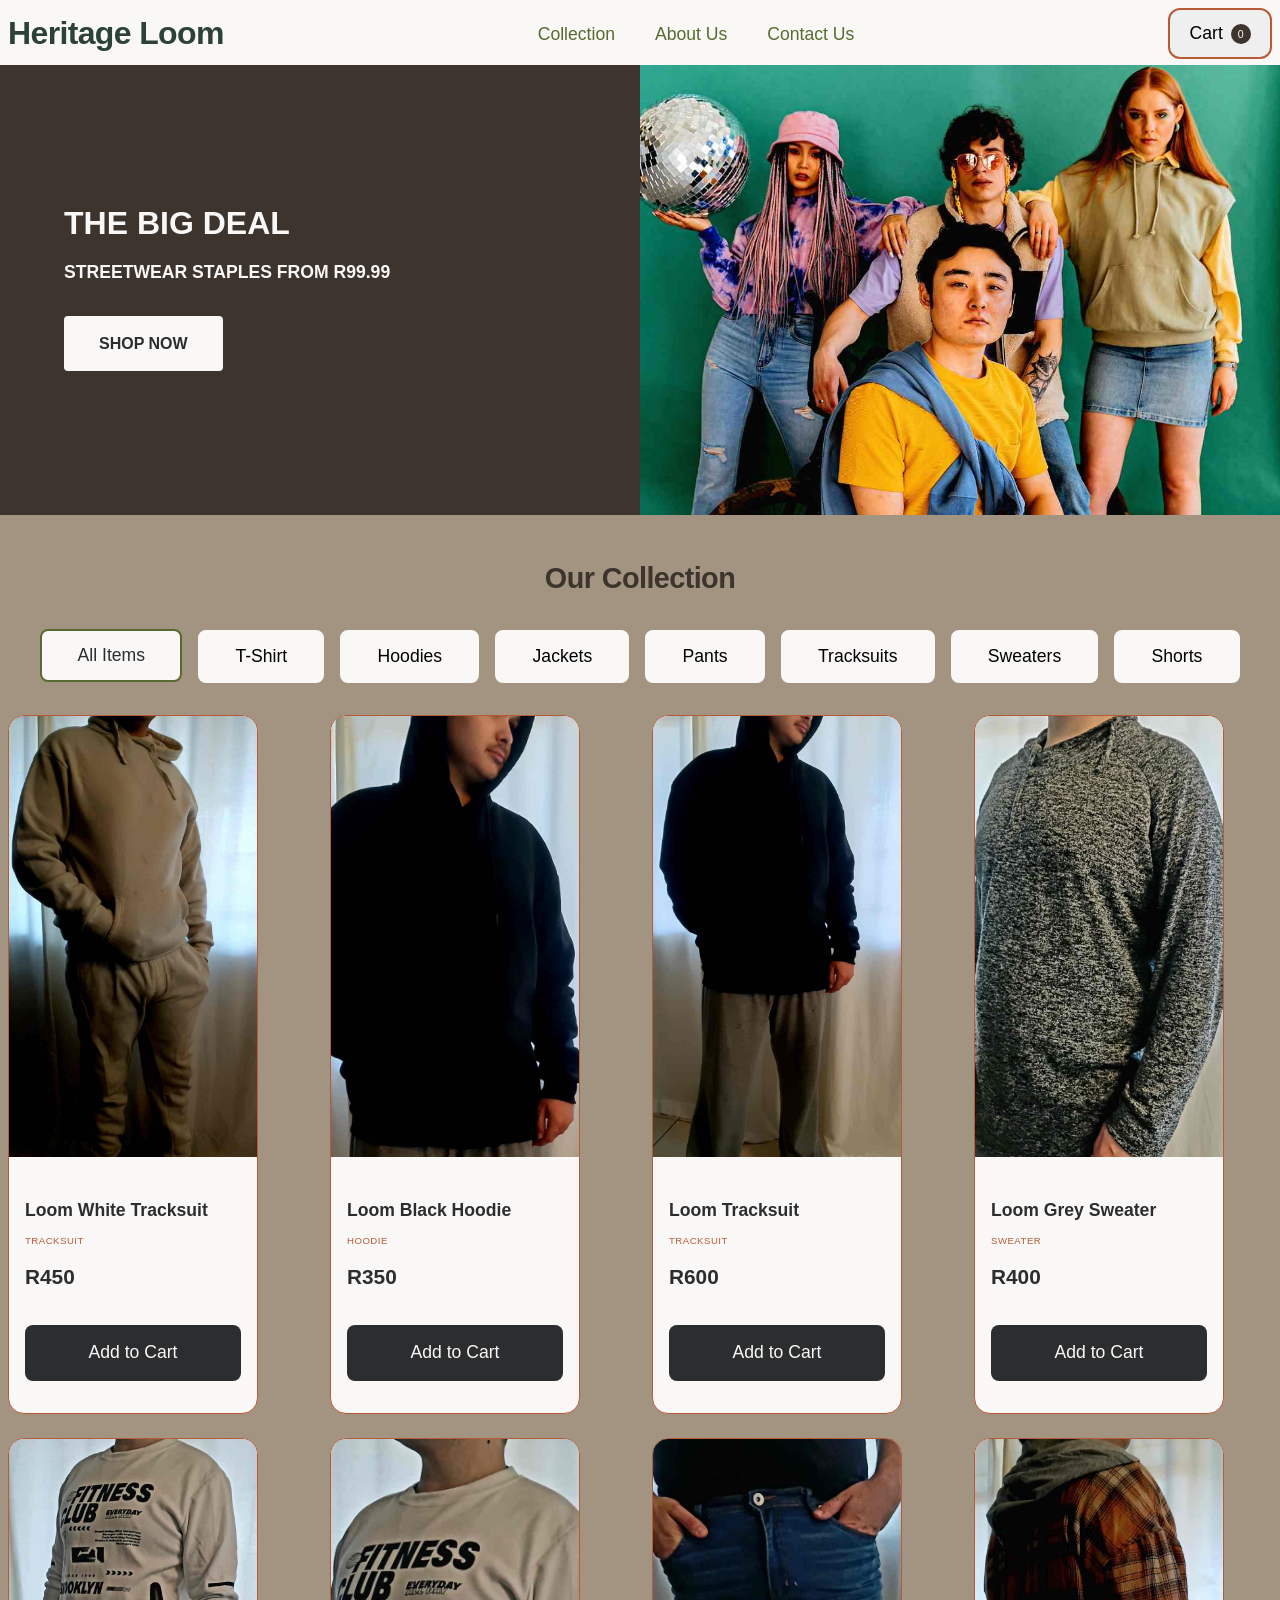
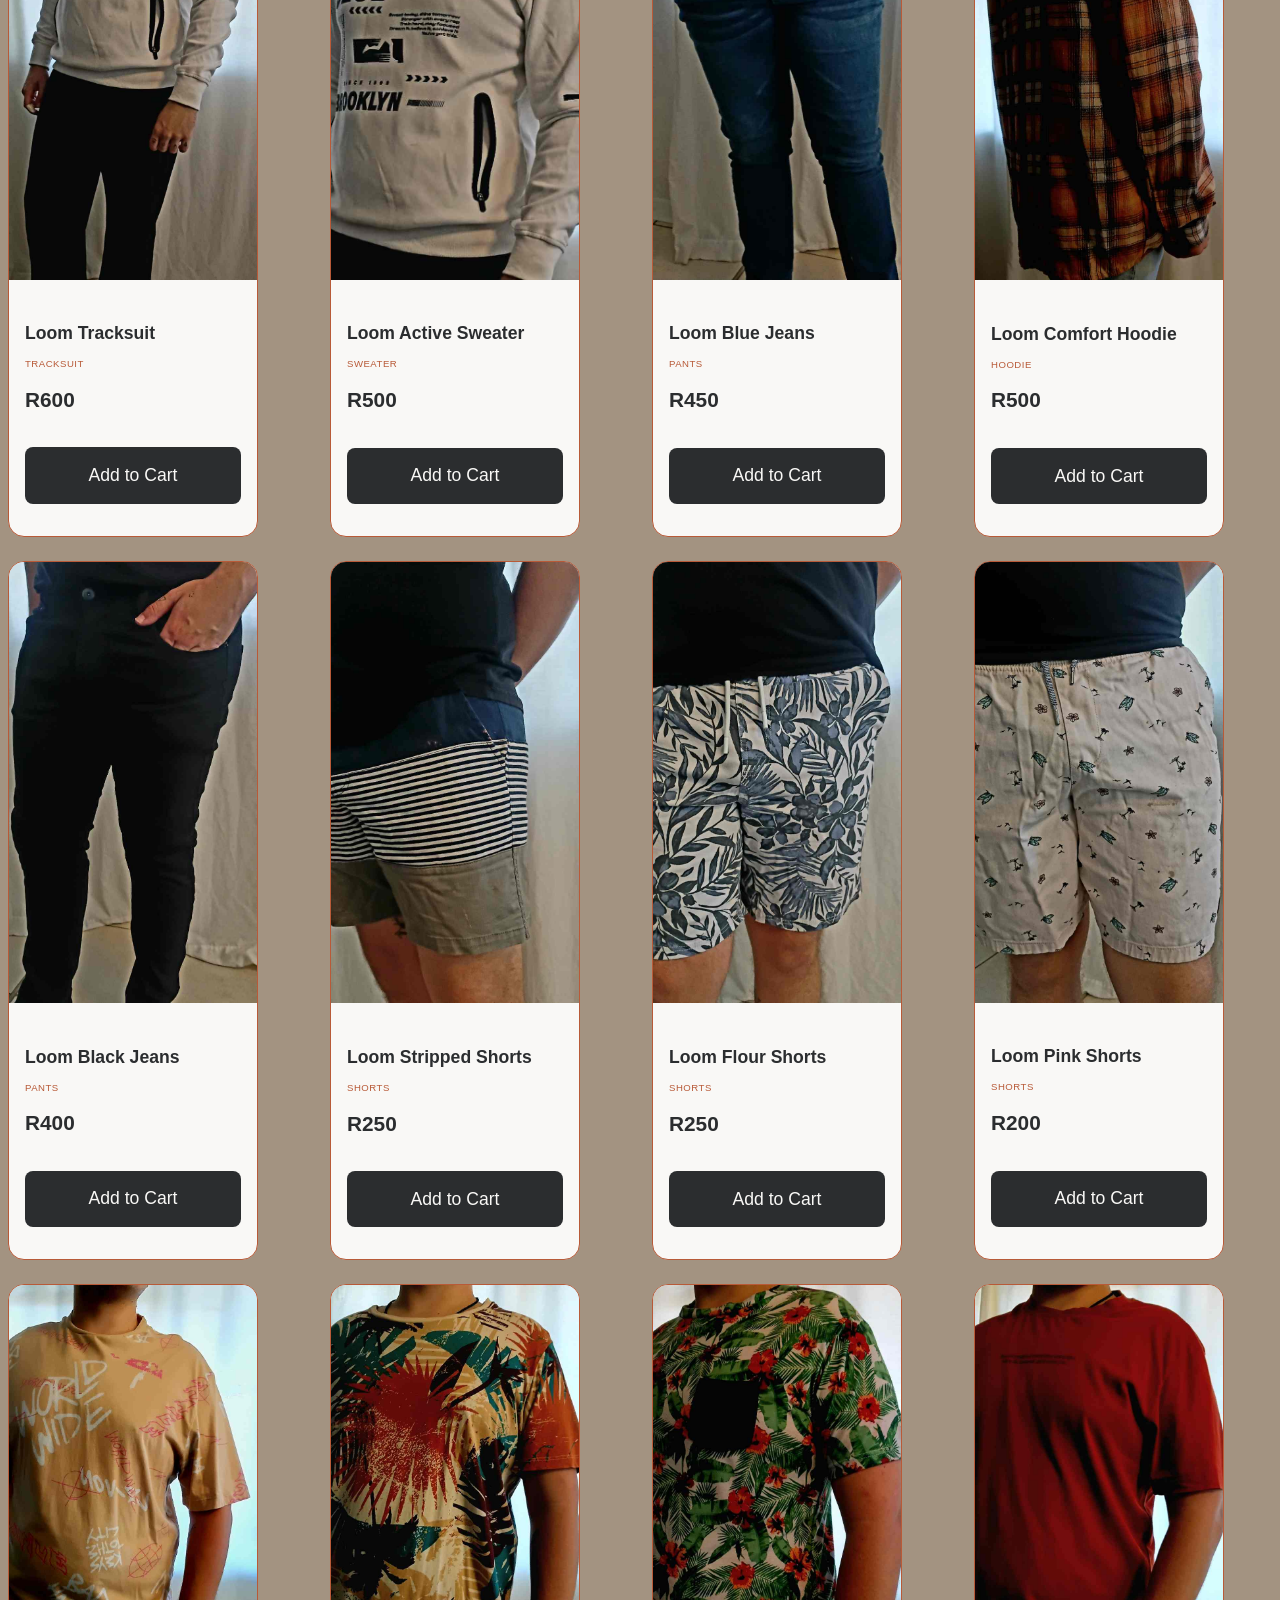
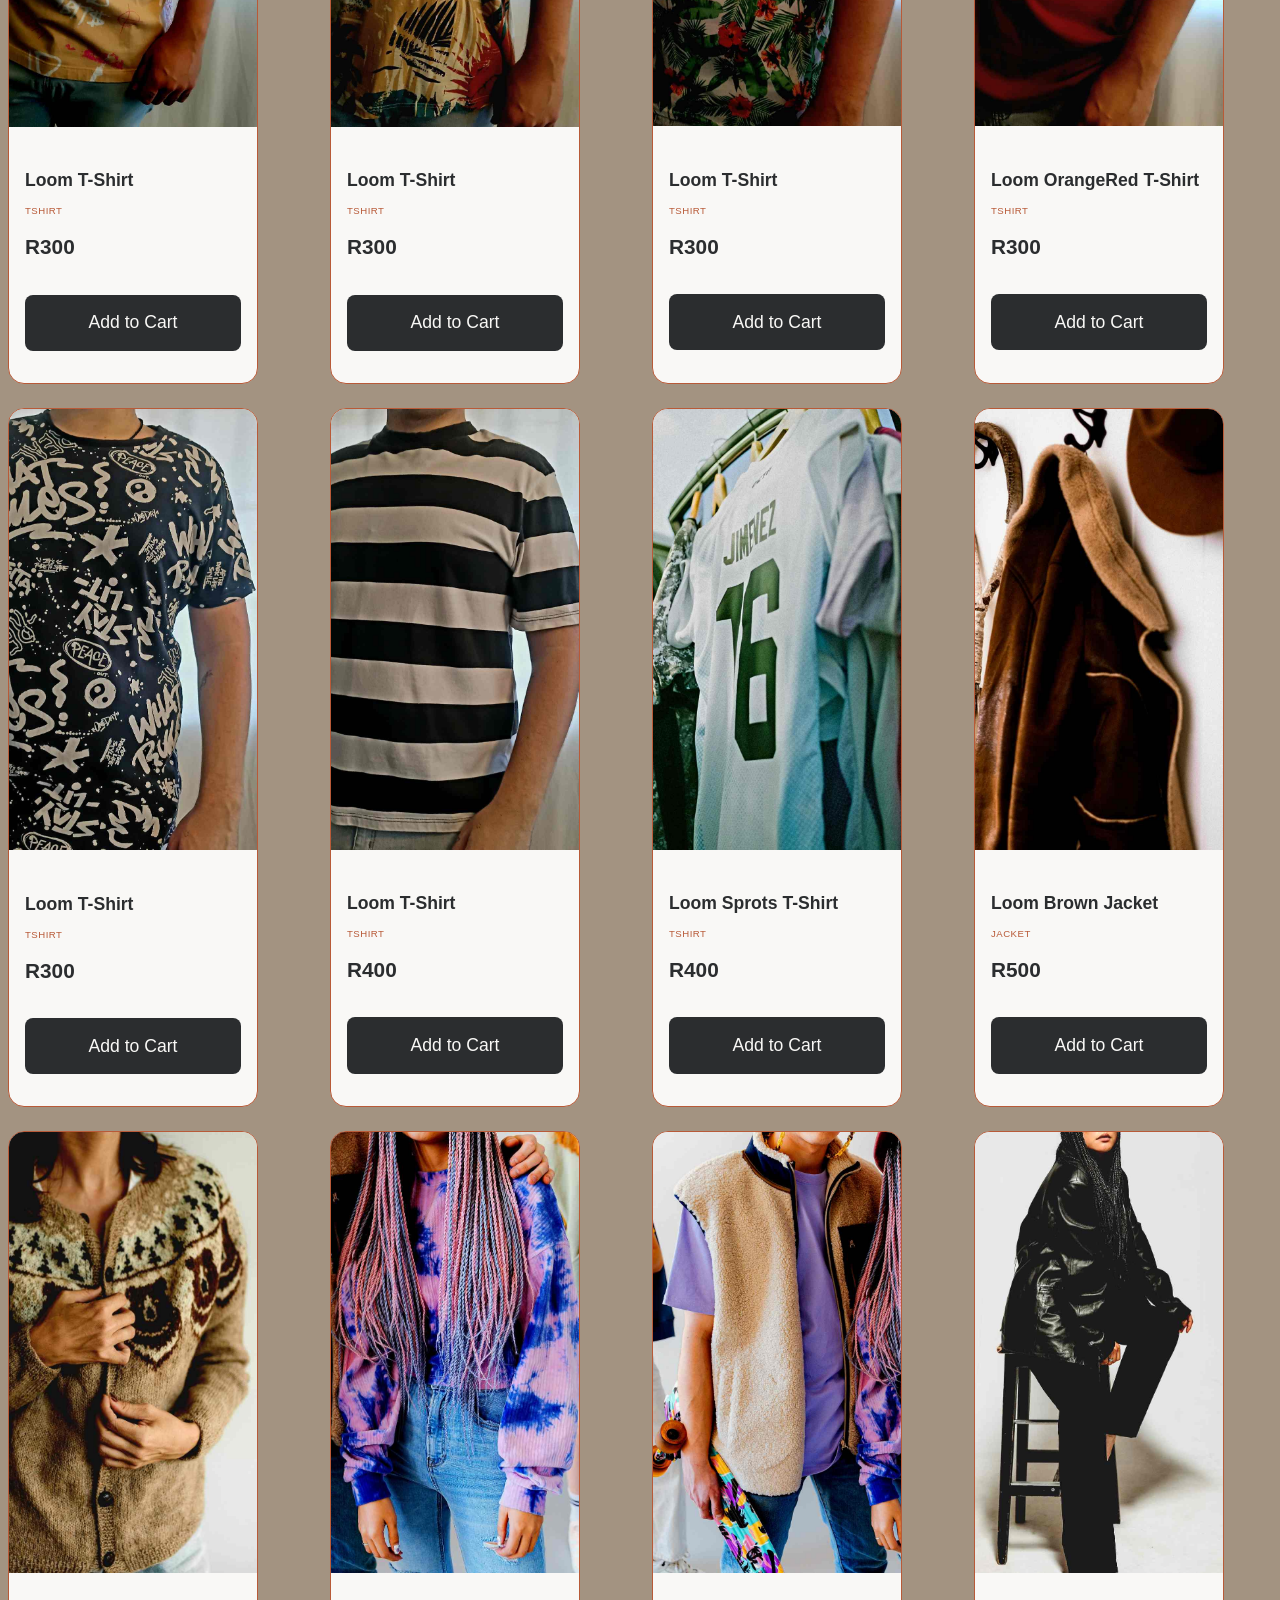
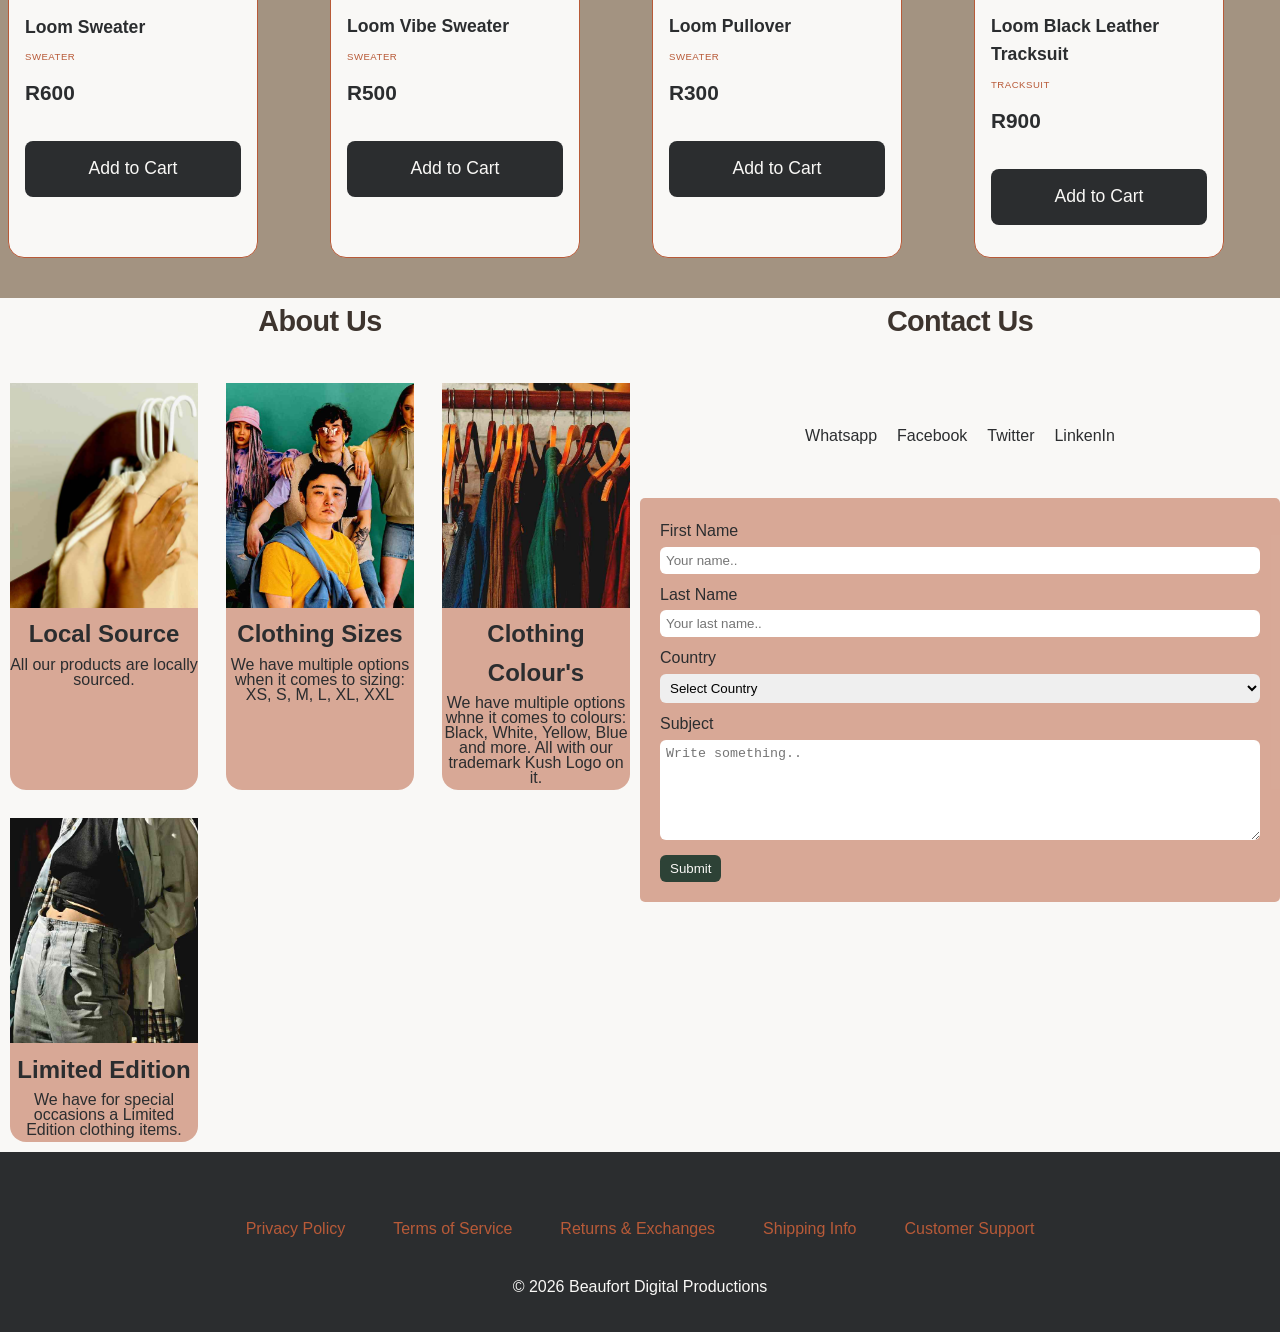
<file: index.html>
<!DOCTYPE html>
<html lang="en">
<head>
    <meta charset="UTF-8">
    <meta name="viewport" content="width=device-width, initial-scale=1.0">
    <title>Heritage Loom | Local Luxury</title>
    <link rel="stylesheet"  href="/HeritageLoom.css">
</head>
<body>
    <!-- Header -->
<header class="header">
        <nav class="nav">
            <div class="logo">Heritage Loom</div>
            <ul class="nav-links">
                <li><a href="#products">Collection</a></li>
                <li><a href="#about">About Us</a></li>
                <li><a href="#contact">Contact Us</a></li>
            </ul>
            <div class="nav-actions">
                <button class="cart-btn" onclick="toggleCart()">Cart
                    <span class="cart-count" id="cartCount">0</span>
                </button>
            </div>
        </nav>
    </header>

    <!-- Hero Section -->
<section class="hero">
    <div class="hero-text">
        <h1>THE BIG DEAL</h1>
        <p>Streetwear staples from R99.99</p>
        <a href="#products" class="btn-white">SHOP NOW</a>
    </div>
    <div class="hero-img"></div>
</section>

    <!-- Products Section -->
<section class="products" id="products">
    <h2 class="section-title">Our Collection</h2>

    <div class="filters">
        <button class="filter-btn active" onclick="filterProducts('all')">All Items</button>
        <button class="filter-btn" onclick="filterProducts('tshirt')">T-Shirt</button>
        <button class="filter-btn" onclick="filterProducts('hoodie')">Hoodies</button>
        <button class="filter-btn" onclick="filterProducts('jacket')">Jackets</button>
        <button class="filter-btn" onclick="filterProducts('pants')">Pants</button>
        <button class="filter-btn" onclick="filterProducts('tracksuit')">Tracksuits</button>
        <button class="filter-btn" onclick="filterProducts('sweater')">Sweaters</button>
        <button class="filter-btn" onclick="filterProducts('shorts')">Shorts</button>
    </div>

    <div class="product-grid" id="productGrid">
        <!-- Products will be loaded by JavaScript -->
    </div>
</section>

    <!-- Cart Modal -->
<div class="cart-modal" id="cartModal">
    <div class="cart-content">
        <div class="cart-header">
            <h3>️Shopping Cart</h3>
            <button class="close-cart" onclick="toggleCart()">✕</button>
        </div>
        
        <!-- Cart Items -->
        <div id="cartItems">
            <div class="empty-cart">
                <div class="empty-cart-icon"></div>
                <p>Your cart is empty</p>
            </div>
        </div>
        
        <!-- Cart Total -->
        <div class="cart-total" id="cartTotal" style="display: none;">
            <div class="total-price" id="totalPrice">Total: R0.00</div>
            <button class="checkout-btn" onclick="showCheckout()">Proceed to Checkout</button>
        </div>

        <!-- Checkout Form -->
        <div class="checkout-form" id="checkoutForm">
            <button class="back-to-cart" onclick="hideCheckout()">← Back to Cart</button>
            
            <form onsubmit="processOrder(event)">
                <div class="form-section">
                    <h4>Shipping Information</h4>
                    <div class="form-group">
                        <label for="fullName">Full Name</label>
                        <input type="text" id="fullName" name="fullName" required>
                    </div>
                    <div class="form-group">
                        <label for="email">Email</label>
                        <input type="email" id="email" name="email" required>
                    </div>
                    <div class="form-group">
                        <label for="phone">Phone Number</label>
                        <input type="tel" id="phone" name="phone" required>
                    </div>
                    <div class="form-group">
                        <label for="address">Street Address</label>
                        <input type="text" id="address" name="address" required>
                    </div>
                    <div class="form-row">
                        <div class="form-group">
                            <label for="city">City</label>
                            <input type="text" id="city" name="city" required>
                        </div>
                        <div class="form-group">
                            <label for="zipCode">ZIP Code</label>
                            <input type="text" id="zipCode" name="zipCode" required>
                        </div>
                    </div>
                    <div class="form-group">
                        <label for="country">Country</label>
                        <select id="country" name="country" required>
                            <option value="">Select Country</option>
                            <option value="lim">Limpopo</option>
                            <option value="mp">Mphumalanga</option>
                            <option value="gt">Gauteng</option>
                            <option value="nw">North-West</option>
                            <option value="kzn">KwaZulu-Natal</option>
                            <option value="ec">Eastern Cape</option>
                            <option value="nc">Northern Cape</option>
                            <option value="wc">Western Cape</option>
                        </select>
                    </div>
                </div>

                <div class="form-section">
                    <h4>Payment Information</h4>
                    <div class="payment-methods">
                        <div class="payment-method active" onclick="selectPayment('credit')">Credit Card</div>
                        <div class="payment-method" onclick="selectPayment('paypal')">PayPal</div>
                        <div class="payment-method" onclick="selectPayment('apple')">Apple Pay</div>
                    </div>
                    <div id="creditCardForm">
                        <div class="form-group">
                            <label for="cardNumber">Card Number</label>
                            <input type="text" id="cardNumber" name="cardNumber" placeholder="1234 5678 9012 3456" required>
                        </div>
                        <div class="form-row">
                            <div class="form-group">
                                <label for="expiryDate">Expiry Date</label>
                                <input type="text" id="expiryDate" name="expiryDate" placeholder="MM/YY" required>
                            </div>
                            <div class="form-group">
                                <label for="cvv">CVV</label>
                                <input type="text" id="cvv" name="cvv" placeholder="123" required>
                            </div>
                        </div>
                        <div class="form-group">
                            <label for="cardName">Name on Card</label>
                            <input type="text" id="cardName" name="cardName" required>
                        </div>
                    </div>
                </div>

                <div class="total-price" id="checkoutTotal">Total: $0.00</div>
                <button type="submit" class="place-order-btn">Place Order</button>
            </form>
        </div>
    </div>
</div>
    
<section class="section-grid">
    <!--About Section-->
        <section class="about" id="about">
            <h2 class="section-title">About Us</h2>
            <article class="about-grid">
                <div class="about-card">
                    <img src="/HeritageLoomImg/Loom 27.jpg" alt="Local Source" class="about-img">
                    <h2 class="card-title">Local Source</h2>
                    <p class="card-text">All our products are <span class="logo-red">locally sourced</span>.</p>
                </div>
                <div class="about-card">
                    <img src="/HeritageLoomImg/Loom 33.jpg" alt="" class="about-img">
                    <h2 class="card-title">Clothing Sizes</h2>
                    <p class="card-text">We have multiple options when it comes to sizing: <span class="logo-red">XS, S, M, L, XL, XXL</span></p>
                </div>
                <div class="about-card">
                    <img src="/HeritageLoomImg/Loom 26.jpg" alt="" class="about-img">
                    <h2 class="card-title">Clothing Colour's</h2>
                    <p class="card-text">We have multiple options whne it comes to colours: Black, White, Yellow, Blue and more. All with our trademark <span class="logo-red">Kush Logo</span> on it.</p>
                </div>
                <div class="about-card">
                    <img src="/HeritageLoomImg/Loom 24.jpg" alt="" class="about-img">
                    <h2 class="card-title">Limited Edition</h2>
                    <p class="card-text">We have for special occasions a <span class="logo-red">Limited Edition</span> clothing items.</p>
                </div>
            </article>
        </section>
        
    <!--Contact Section-->
    <section class="contact" id="contact">
        <h2 class="section-title">Contact Us</h2>
        <ul class="contact-form">
            <li class="contact-icon">Whatsapp</li>
            <li class="contact-icon">Facebook</li>
            <li class="contact-icon">Twitter</li>
            <li class="contact-icon">LinkenIn</li>
        </ul>
        
        <div class="container">
            <form action="action_page.php">
                <label for="fname">First Name</label>
                <input type="text" id="fname" name="firstname" placeholder="Your name..">
                
                <label for="lname">Last Name</label>
                <input type="text" id="lname" name="lastname" placeholder="Your last name..">
                
                <label for="country">Country</label>
                <select id="country" name="country">
                    <option value="#">Select Country</option>
                    <option value="lim">Limpopo</option>
                    <option value="mpl">Mpumalanga</option>
                    <option value="nw">North-West</option>
                    <option value="ga">Gauteng</option>
                    <option value="kzn">KwaZulu-Natal</option>
                    <option value="nc">Northern Cape</option>
                    <option value="wc">Western Cape</option>
                    <option value="ec">Eastern Cape</option>
                </select>
                
                <label for="subject">Subject</label>
                <textarea id="subject" name="subject" placeholder="Write something.." style="height:100px"></textarea>
                
                <input type="submit" value="Submit">
                
            </form>
        </div>
    </section>
</section>

    <!-- Footer -->
<footer class="footer">
    <div class="footer-content">
        <div class="footer-links">
            <a href="/footer-info.html" target="_blank">Privacy Policy</a>
            <a href="/footer-info.html" target="_blank">Terms of Service</a>
            <a href="/footer-info.html" target="_blank">Returns & Exchanges</a>
            <a href="/footer-info.html" target="_blank">Shipping Info</a>
            <a href="/footer-info.html" target="_blank">Customer Support</a>
        </div>
        <p>&copy; 2026 Beaufort Digital Productions</p>
    </div>
</footer>

<script src="/HeritageLoom.js" defer></script>
</body>
</html>
</file>
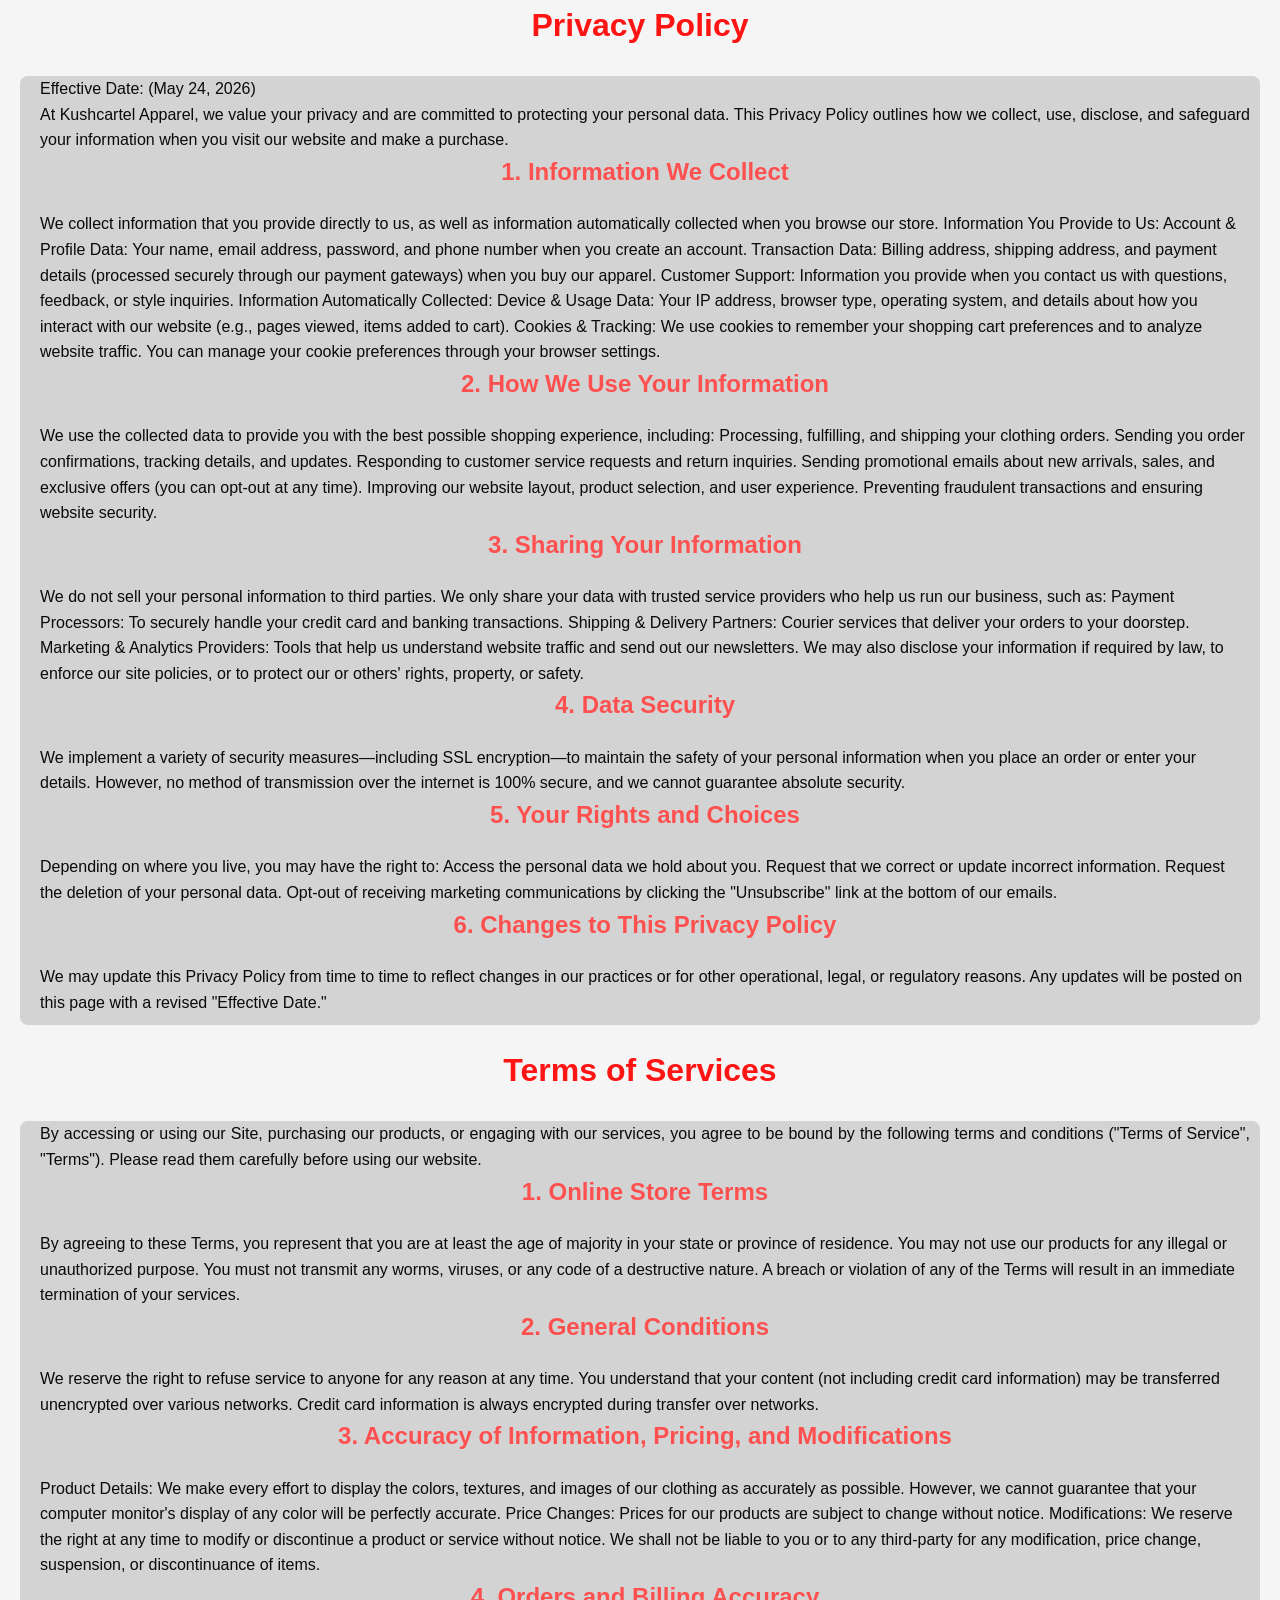
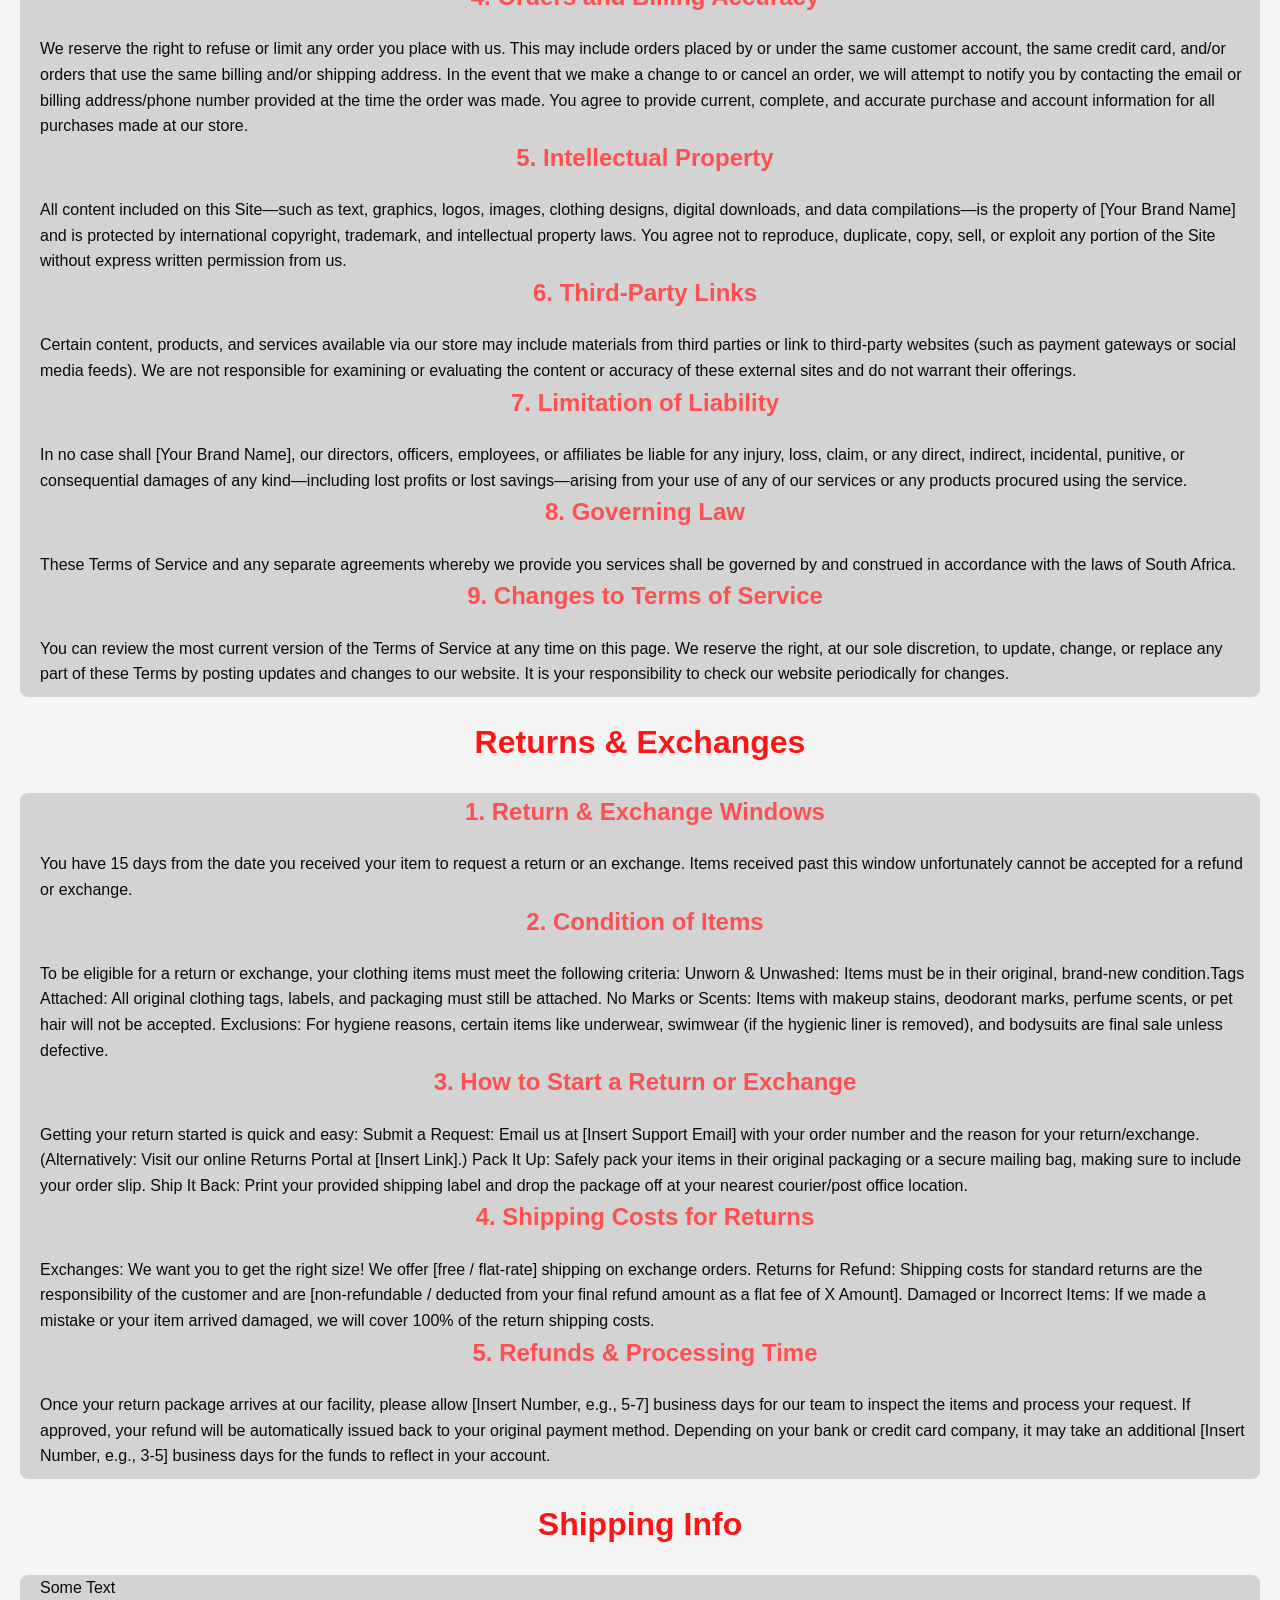
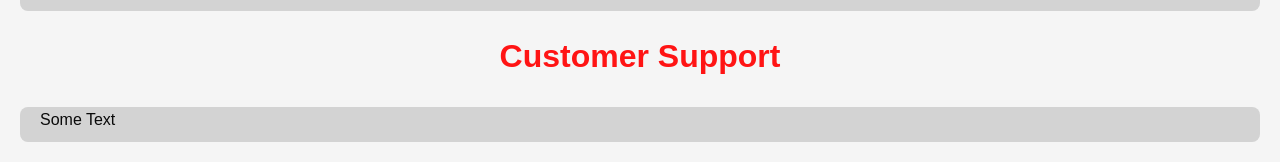
<file: footer-info.html>
<!DOCTYPE html>
<html>

<head>
  <meta charset="UTF-8">
  <meta name="viewport" content="width=device-width, initial-scale=1.0">
  <title>Kushcartel Apparel Information</title>
  <link rel="stylesheet" href="/Kushcartel-Apparel.css">
</head>

<body>
  <main class="main-information">
    <h1 class="main-header" id="privacy">Privacy Policy</h1>
      <article class="information-card">
        <p class="information-text">Effective Date: (May 24, 2026)<br> At Kushcartel Apparel, we value your privacy and are committed to protecting your personal data. This Privacy Policy outlines how we collect, use, disclose, and safeguard your information when you visit our website and make a purchase.
        <h2 class="footer-header">1. Information We Collect</h2>
        We collect information that you provide directly to us, as well as information automatically collected when you browse our store. Information You Provide to Us: Account & Profile Data: Your name, email address, password, and phone number when you create an account. Transaction Data: Billing address, shipping address, and payment details (processed securely through our payment gateways) when you buy our apparel. Customer Support: Information you provide when you contact us with questions, feedback, or style inquiries. Information Automatically Collected: Device & Usage Data: Your IP address, browser type, operating system, and details about how you interact with our website (e.g., pages viewed, items added to cart). Cookies & Tracking: We use cookies to remember your shopping cart preferences and to analyze website traffic. You can manage your cookie preferences through your browser settings.
        <h2 class="footer-header">2. How We Use Your Information</h2>We use the collected data to provide you with the best possible shopping experience, including: Processing, fulfilling, and shipping your clothing orders. Sending you order confirmations, tracking details, and updates. Responding to customer service requests and return inquiries. Sending promotional emails about new arrivals, sales, and exclusive offers (you can opt-out at any time). Improving our website layout, product selection, and user experience. Preventing fraudulent transactions and ensuring website security.
        <h2 class="footer-header">3. Sharing Your Information</h2> We do not sell your personal information to third parties. We only share your data with trusted service providers who help us run our business, such as: Payment Processors: To securely handle your credit card and banking transactions. Shipping & Delivery Partners: Courier services that deliver your orders to your doorstep. Marketing & Analytics Providers: Tools that help us understand website traffic and send out our newsletters. We may also disclose your information if required by law, to enforce our site policies, or to protect our or others' rights, property, or safety.
        <h2 class="footer-header">4. Data Security</h2>
        We implement a variety of security measures—including SSL encryption—to maintain the safety of your personal information when you place an order or enter your details. However, no method of transmission over the internet is 100% secure, and we cannot guarantee absolute security.
        <h2 class="footer-header">5. Your Rights and Choices</h2>Depending on where you live, you may have the right to: Access the personal data we hold about you. Request that we correct or update incorrect information. Request the deletion of your personal data. Opt-out of receiving marketing communications by clicking the "Unsubscribe" link at the bottom of our emails.
        <h2 class="footer-header">6. Changes to This Privacy Policy</h2>
        We may update this Privacy Policy from time to time to reflect changes in our practices or for other operational, legal, or regulatory reasons. Any updates will be posted on this page with a revised "Effective Date."</p>
      </article>
    <h1 class="main-header" id="terms">Terms of Services</h1>
      <article class="information-card">
        <p class="information-text">By accessing or using our Site, purchasing our products, or engaging with our services, you agree to be bound by the following terms and conditions ("Terms of Service", "Terms"). Please read them carefully before using our website. <h2 class="footer-header">1. Online Store Terms</h2>
        By agreeing to these Terms, you represent that you are at least the age of majority in your state or province of residence. You may not use our products for any illegal or unauthorized purpose. You must not transmit any worms, viruses, or any code of a destructive nature. A breach or violation of any of the Terms will result in an immediate termination of your services.
        <h2 class="footer-header">2. General Conditions</h2> We reserve the right to refuse service to anyone for any reason at any time. You understand that your content (not including credit card information) may be transferred unencrypted over various networks. Credit card information is always encrypted during transfer over networks. 
        <h2 class="footer-header">3. Accuracy of Information, Pricing, and Modifications</h2>
        Product Details: We make every effort to display the colors, textures, and images of our clothing as accurately as possible. However, we cannot guarantee that your computer monitor's display of any color will be perfectly accurate. Price Changes: Prices for our products are subject to change without notice. Modifications: We reserve the right at any time to modify or discontinue a product or service without notice. We shall not be liable to you or to any third-party for any modification, price change, suspension, or discontinuance of items.
        <h2 class="footer-header">4. Orders and Billing Accuracy</h2>
        We reserve the right to refuse or limit any order you place with us. This may include orders placed by or under the same customer account, the same credit card, and/or orders that use the same billing and/or shipping address. In the event that we make a change to or cancel an order, we will attempt to notify you by contacting the email or billing address/phone number provided at the time the order was made. You agree to provide current, complete, and accurate purchase and account information for all purchases made at our store. 
        <h2 class="footer-header">5. Intellectual Property</h2> All content included on this Site—such as text, graphics, logos, images, clothing designs, digital downloads, and data compilations—is the property of [Your Brand Name] and is protected by international copyright, trademark, and intellectual property laws. You agree not to reproduce, duplicate, copy, sell, or exploit any portion of the Site without express written permission from us. 
        <h2 class="footer-header">6. Third-Party Links</h2>
        Certain content, products, and services available via our store may include materials from third parties or link to third-party websites (such as payment gateways or social media feeds). We are not responsible for examining or evaluating the content or accuracy of these external sites and do not warrant their offerings.
        <h2 class="footer-header">7. Limitation of Liability</h2>
        In no case shall [Your Brand Name], our directors, officers, employees, or affiliates be liable for any injury, loss, claim, or any direct, indirect, incidental, punitive, or consequential damages of any kind—including lost profits or lost savings—arising from your use of any of our services or any products procured using the service.
        <h2 class="footer-header">8. Governing Law</h2>
        These Terms of Service and any separate agreements whereby we provide you services shall be governed by and construed in accordance with the laws of South Africa.
        <h2 class="footer-header">9. Changes to Terms of Service</h2>
        You can review the most current version of the Terms of Service at any time on this page. We reserve the right, at our sole discretion, to update, change, or replace any part of these Terms by posting updates and changes to our website. It is your responsibility to check our website periodically for changes.</p>
      </article>
    <h1 class="main-header" id="return">Returns & Exchanges</h1>
      <article class="information-card">
        <p class="information-text">
          <h2 class="footer-header">1. Return & Exchange Windows</h2> You have 15 days from the date you received your item to request a return or an exchange. Items received past this window unfortunately cannot be accepted for a refund or exchange.
          <h2 class="footer-header">2. Condition of Items</h2>
          To be eligible for a return or exchange, your clothing items must meet the following criteria: Unworn & Unwashed: Items must be in their original, brand-new condition.Tags Attached: All original clothing tags, labels, and packaging must still be attached. No Marks or Scents: Items with makeup stains, deodorant marks, perfume scents, or pet hair will not be accepted. Exclusions: For hygiene reasons, certain items like underwear, swimwear (if the hygienic liner is removed), and bodysuits are final sale unless defective. 
          <h2 class="footer-header">3. How to Start a Return or Exchange</h2>
          Getting your return started is quick and easy: Submit a Request: Email us at [Insert Support Email] with your order number and the reason for your return/exchange. (Alternatively: Visit our online Returns Portal at [Insert Link].) Pack It Up: Safely pack your items in their original packaging or a secure mailing bag, making sure to include your order slip. Ship It Back: Print your provided shipping label and drop the package off at your nearest courier/post office location. 
          <h2 class="footer-header">4. Shipping Costs for Returns</h2> Exchanges: We want you to get the right size! We offer [free / flat-rate] shipping on exchange orders. Returns for Refund: Shipping costs for standard returns are the responsibility of the customer and are [non-refundable / deducted from your final refund amount as a flat fee of X Amount]. Damaged or Incorrect Items: If we made a mistake or your item arrived damaged, we will cover 100% of the return shipping costs. 
          <h2 class="footer-header">5. Refunds & Processing Time</h2> Once your return package arrives at our facility, please allow [Insert Number, e.g., 5-7] business days for our team to inspect the items and process your request. If approved, your refund will be automatically issued back to your original payment method. Depending on your bank or credit card company, it may take an additional [Insert Number, e.g., 3-5] business days for the funds to reflect in your account. </p>
      </article>
    <h1 class="main-header" id="shipping">Shipping Info</h1>
      <article class="information-card">
        <p class="information-text">Some Text</p>
      </article>
    <h1 class="main-header" id="support">Customer Support</h1>
      <article class="information-card">
        <p class="information-text">Some Text</p>
      </article>
  </main>
</body>

</html>
</file>
<file: HeritageLoom.css>
:root {
    --main-color: #3d342e;
    --main-color-alt: #2d4236;
    --second-color: #556b2f;
    --second-color-alt: #a39381;
    --second-color-trans: rgba(184, 90, 56, .5);
    --black: #2b2d2f;
    --white: #f9f8f6;
    --button-color: #1b263b;
    --grey-light: #b85a38;
    --grey-dark: #7a8b7b;
    
    --main-text: 1.1em;
    --sub-text: 0.6em;
    --h1-text: 2em;
    --h2-text: 1.8em;
    --h3-text: 1.3em;
    
    --heavy-font: 700;
    --mild-font: 500;
    --light-font: 300;
    
    --main-font: 'Inter', sans-serif;
    --sub-font: 'Archivo Black', sans-serif;
}

 * {
    margin: 0;
    padding: 0;
    box-sizing: border-box;
}

body {
    font-family: var(--main-font);
    line-height: 1.6;
    color: var(--black);
    background: var(--white);
}

/* Header */
.header {
    position: relative;
    top: 0;
    width: 100%;
    background: var(--white);
    backdrop-filter: blur(10px);/* Blurs the content underneath */
    z-index: 10;
    height: 15px;
}

.nav {
    display: flex;
    justify-content: space-between;
    align-items: center;
    padding: 0.5em;
    margin: 0 auto;
}

.logo {
    font-size: var(--h1-text);
    font-weight: var(--heavy-font);
    letter-spacing: -0.02em;
    color: var(--main-color-alt);
}

.nav-links {
    display: flex;
    list-style: none;
    gap: 2.5rem;
}

.nav-links a {
    text-decoration: none;
    color: var(--second-color);
    font-weight: var(--mild-font);
    font-size: var(--main-text);
    transition: color 0.3s ease;
    position: relative;
}

.nav-links a:hover {
    color: var(--second-color-alt);
}

.nav-links a::after {
    content: '';
    position: absolute;
    bottom: -5px;
    left: 0;
    width: 0;
    height: 2px;
    background: var(--second-color);
    transition: width 0.3s ease;
}

.nav-links a:hover::after {
    width: 100%;
}

.nav-actions {
    display: flex;
    align-items: center;
    gap: 1rem;
}

.cart-btn {
    position: relative;
    background: --white;
    border: 2px solid var(--grey-light);
    padding: 0.8rem 1.2rem;
    border-radius: 12px;
    cursor: pointer;
    transition: all 0.3s ease;
    font-size: var(--main-text);
    display: flex;
    align-items: center;
    gap: 0.5rem;
}

.cart-btn:hover {
    background: var(--white);
    border-color: var(--second-color-alt);
    transform: translateY(-1px);
    box-shadow: 0 4px 12px var(--grey-dark);
}

.cart-count {
    background: var(--main-color);
    color: var(--white);
    border-radius: 50%;
    min-width: 20px;
    height: 20px;
    font-size: var(--sub-text);
    display: flex;
    align-items: center;
    justify-content: center;
    font-weight: var(--mild-font);
}

/* Hero Section */
.hero {
    background: var(--main-color);
    display: grid;
    grid-template-columns: 1fr 1fr;
    align-items: center;
    min-height: 450px;
    color: var(--white);
    overflow: hidden;
    margin-top: 50px;
}

.hero-text {
    padding: 10%;
}

.hero-text h1 {
    font-family: var(--main-font);
    font-size: var(--h1-text);
    line-height: 0.9;
    margin-bottom: 20px;
}

.hero-text p {
    font-size: var(--main-text);
    margin-bottom: 30px;
    text-transform: uppercase;
    font-weight: var(--heavy-font);
}

.hero-img {
    height: 100%;
    background: url('/HeritageLoomImg/Loom 33.jpg') center/cover;
}

.btn-white {
    background: var(--white);
    color: var(--black);
    padding: 15px 35px;
    text-decoration: none;
    font-weight: var(--heavy-font);
    border-radius: 4px;
    display: inline-block;
    transition: transform 0.2s;
}

.btn-white:hover {
    transform: scale(1.05);
}

/* Products Section */
.products {
    padding: 2.5em .5em;
    margin: 0 auto;
    background: var(--second-color-alt);
}

.section-title {
    text-align: center;
    margin-bottom: 1em;
}

h2.section-title {
    font-size: var(--h2-text);
    font-weight: var(--heavy-font);
    margin-bottom: 1em;
    letter-spacing: -0.02em;
    color: var(--main-color);
}

.section-title p {
    font-size: var(--main-text);
    color: var(--grey-light);
    font-weight: var(--light-font);
}

.filters {
    display: flex;
    justify-content: center;
    gap: 1em;
    margin-bottom: 2em;
    flex-wrap: wrap;
}

.filter-btn {
    background: var(--white);
    border: 2px solid var(--white);
    padding: 0.8em 2em;
    border-radius: 8px;
    cursor: pointer;
    transition: all 0.3s ease;
    font-weight: var(--mild-font);
    font-size: var(--main-text);
}

.filter-btn.active,
.filter-btn:hover {
    background: var(--white);
    color: var(--black);
    border-color: var(--second-color);
    transform: translateY(-1px);
}

.product-grid {
    display: grid;
    grid-template-columns: repeat(4, 1fr);
    gap: 1.5em;
}

.product-card {
    background: var(--white);
    border-radius: 16px;
    overflow: hidden;
    transition: all 0.4s ease;
    cursor: pointer;
    border: 1px solid var(--grey-light);
    max-width: 250px;
}

.product-card:hover {
    transform: translateY(-4px);
    box-shadow: 0 20px 40px var(--grey-light);
}

.product-image {
    width: 100%;
    height: auto;
    object-fit: cover;
}

.product-info {
    padding: 2em 1em;
}

.product-title {
    font-size: var(--main-text);
    font-weight: var(--heavy-font);
    margin-bottom: 0.5em;
    color: var(--black);
}

.product-category {
    color: var(--grey-light);
    font-size: var(--sub-text);
    margin-bottom: 1.2em;
    text-transform: uppercase;
    letter-spacing: 0.5px;
    font-weight: var(--mild-font);
}

.product-price {
    font-size: var(--h3-text);
    font-weight: var(--heavy-font);
    color: var(--black);
    margin-bottom: 1.5em;
}

.add-to-cart {
    width: 100%;
    background: var(--black);
    color: var(--white);
    border: none;
    padding: 1em;
    border-radius: 8px;
    font-weight: var(--mild-font);
    cursor: pointer;
    transition: all 0.3s ease;
    font-size: var(--main-text);
}

.add-to-cart:hover {
    background: var(--grey-dark);
    transform: translateY(-1px);
}

/* Cart Modal */
.cart-modal {
    position: fixed;
    top: 0;
    left: 0;
    width: 100%;
    height: 100%;
    background: rgba(0,0,0,0.6);
    z-index: 200;
    display: none;
    backdrop-filter: blur(10px);
}

.cart-content {
    position: absolute;
    right: 0;
    top: 0;
    height: 100%;
    width: 450px;
    background: var(--white);
    padding: 2em;
    overflow-y: auto;
    transform: translateX(100%);
    transition: transform 0.4s ease;
}

.cart-modal.active .cart-content {
    transform: translateX(0);
}

.cart-header {
    display: flex;
    justify-content: space-between;
    align-items: center;
    margin-bottom: 2em;
    border-bottom: 2px solid var(--white);
    padding-bottom: 1em;
}

.cart-header h3 {
    font-size: var(--h3-text);
    font-weight: var(--heavy-font);
    color: var(--black);
}

.close-cart {
    background: var(--white);
    border: none;
    width: 40px;
    height: 40px;
    border-radius: 50%;
    font-size: var(--main-text);
    cursor: pointer;
    transition: background 0.3s ease;
}

.close-cart:hover {
    background: var(--second-color-alt);
}

.cart-item {
    display: flex;
    gap: 1em;
    margin-bottom: 1.5em;
    padding-bottom: 1.5em;
    border-bottom: 1px solid var(--white);
}

.cart-item-image {
    width: 80px;
    height: 80px;
    object-fit: cover;
    border-radius: 8px;
}

.cart-item-info {
    flex: 1;
}

.cart-item-title {
    font-weight: var(--mild-font);
    margin-bottom: 0.5em;
    color: var(--black);
}

.cart-item-price {
    color: var(--black);
    font-weight: var(--heavy-font);
    font-size: var(--h3-text);
}

.quantity-controls {
    display: flex;
    align-items: center;
    gap: 0.8em;
    margin-top: 0.8em;
}

.quantity-btn {
    background: var(--white);
    border: 1px solid var(--grey-light);
    width: 32px;
    height: 32px;
    border-radius: 6px;
    cursor: pointer;
    display: flex;
    align-items: center;
    justify-content: center;
    font-weight: var(--mild-font);
    transition: all 0.3s ease;
}

.quantity-btn:hover {
    background: var(--second-color-alt);
}

.quantity {
    font-weight: var(--mild-font);
    min-width: 20px;
    text-align: center;
}

.cart-total {
    margin-top: 2em;
    padding-top: 2em;
    border-top: 2px solid var(--white);
}

.total-price {
    font-size: var(--h3-text);
    font-weight: var(--heavy-font);
    margin-bottom: 1.5em;
    color: var(--black);
}

.checkout-btn {
    width: 100%;
    background: var(--second-color);
    color: var(--white);
    border: none;
    padding: 1.2em;
    border-radius: 8px;
    font-size: var(--main-text);
    font-weight: var(--mild-font);
    cursor: pointer;
    transition: all 0.3s ease;
}

.checkout-btn:hover {
    background: var(--second-color-alt);
    transform: translateY(-1px);
}

.empty-cart {
    text-align: center;
    padding: 3em 1em;
    color: var(--grey-light);
}

.empty-cart-icon {
    font-size: var(--h3-text);
    margin-bottom: 1em;
}

/* Checkout Form */
.checkout-form {
    display: none;
    padding: 2em 0;
    border-top: 2px solid var(--white);
    margin-top: 2em;
}

.checkout-form.active {
    display: block;
}

.form-section {
    margin-bottom: 2em;
}

.form-section h4 {
    font-size: var(--main-text);
    font-weight: var(--mild-font);
    margin-bottom: 1em;
    color: var(--black);
}

.form-group {
    margin-bottom: 1em;
}

.form-group label {
    display: block;
    margin-bottom: 0.5em;
    font-weight: var(--mild-font);
    color: var(--grey-dark);
}

.form-group input,
.form-group select {
    width: 100%;
    padding: 0.8rem;
    border: 2px solid --white;
    border-radius: 6px;
    font-size: var(--main-text);
    transition: border-color 0.3s ease;
}

.form-group input:focus,
.form-group select:focus {
    outline: none;
    border-color: var(--second-color);
}

.form-row {
    display: grid;
    grid-template-columns: 1fr 1fr;
    gap: 1em;
}

.payment-methods {
    display: flex;
    gap: 0.5em;
    margin-bottom: 1em;
}

.payment-method {
    padding: 0.5rem 1rem;
    border: 2px solid var(--white);
    border-radius: 6px;
    cursor: pointer;
    transition: all 0.3s ease;
    font-size: var(--sub-text);
}

.payment-method.active {
    border-color: var(--second-color);
    background: var(--white);
}

.place-order-btn {
    width: 100%;
    background: var(--main-color-alt);
    color: var(--white);
    border: none;
    padding: 1.2em;
    border-radius: 8px;
    font-size: var(--main-text);
    font-weight: var(--mild-font);
    cursor: pointer;
    transition: all 0.3s ease;
    margin-top: 1em;
}

.place-order-btn:hover {
    background: var(--second-color-alt);
    transform: translateY(-1px);
}

.back-to-cart {
    background: var(--grey-dark);
    color: var(--white);
    border: none;
    padding: 1em;
    border-radius: 8px;
    font-weight: var(--mild-font);
    cursor: pointer;
    width: 100%;
    margin-bottom: 1em;
}

.back-to-cart:hover {
    background: var(--grey-dark);
}

/*Grid Section of About and Contact Section*/
.section-grid{
   display: grid;
   grid-template-columns: 1fr 1fr;
}

/*About Section*/
.about-grid{
    display: grid;
    grid-template-columns: repeat(auto-fit, minmax(200px, 1fr));
    gap: .5em;
}

.about-card{
    background: var(--second-color-trans);
    margin: 10px;
    border-radius: 16px;
}

.card-title, .card-text{
    text-align: center;
}

.card-title{
    position: relative;
    padding-top: 0;
}

.card-text{
    padding-top: .2em;
    line-height: 15px;
    padding-bottom: 5px;
}

.about-img{
    display: reletives;
    width: 100%;
    height: 25vh;
    object-fit: cover;
    object-position: center;
}

/*Contact Section*/
.contact-form{
    display: flex; /* Aligns items next to each other */
    justify-content: center; /* Centers the list in the container */
    list-style-type: none; /* Removes default bullet points */
    padding: 30px 0; /* Removes default indentation */
    gap: 20px; /* Adds space between the list items */
}

li.contact-icon{
    padding: 20px 0;
    list-style: none;
}

/* Style inputs with type="text", select elements and textareas */
input[type=text], select, textarea {
  width: 100%; /* Full width */
  padding: 6px; /* Some padding */ 
  border: 1px solid var(--light-grey); /* Gray border */
  border-radius: 6px; /* Rounded borders */
  box-sizing: border-box; /* Make sure that padding and width stays in place */
  margin-top: 3px; /* Add a top margin */
  margin-bottom: 8px; /* Bottom margin */
  resize: vertical /* Allow the user to vertically resize the textarea (not horizontally) */
}

/* Style the submit button with a specific background color etc */
input[type=submit] {
  background-color: var(--main-color-alt);
  color: var(--white);
  padding: 6px 10px;
  border: none;
  border-radius: 6px;
  cursor: pointer;
}

/* When moving the mouse over the submit button, add a darker green color */
input[type=submit]:hover {
  background-color: var(--main-color);
}

/* Add a background color and some padding around the form */
.container {
  border-radius: 5px;
  background-color: var(--second-color-trans);
  padding: 20px;
}

/* Footer */
.footer {
    background: var(--black);
    color: var(--white);
    padding: 4em 2em 2em;
    text-align: center;
}

.footer-content {
    margin: 0 auto;
}

.footer-links{
    display: flex;
    justify-content: center;
    gap: 3em;
    margin-bottom: 2em;
    flex-wrap: wrap;
}

.footer-links a {
    color: var(--grey-light);
    text-decoration: none;
    transition: color 0.3s ease;
    font-weight: var(--mild-font);
}

.footer-links a:hover {
    color: var(--grey-dark);
}

/*Main INformation Site*/
.main-information{
    text-align: center;
}

.main-header{
    color: var(--main-color);
    font-family: var(--main-font);
    font-weight: var(--heavy-font);
    padding-bottom: 5px;
}

.information-card{
    text-align: left;
    padding: 0 10px 10px 20px;
    background-color: var(--grey-light);
    margin: 20px;
    border-radius: 8px;
}

.information-text{
    text-align: justify;
}

.footer-header{
    padding-bottom: 20px;
    color: var(--main-color-alt);
    text-align: center;
}

/* Responsive */
@media only screen and (max-width: 720px) {
    .header{
        height: 5vh;
    }
    
    .logo{
        font-size: 2em;
    }
    
    .nav {
        padding: 1rem;
    }

    .nav-links {
        display: none;
    }

    .hero h1 {
        font-size: 2.5em;
    }
    
    .hero {
        background: url('/HeritageLoomImg/Loom 21.jpg') center/cover;
        display: flex;
        align-items: center;
        text-align: center;
        min-height: 450px;
        color: var(--white);
        overflow: hidden;
        margin-top: 50px;
    }
    
    .hero-img {
        display: none;
    }

    .product-card {
        max-width: 100%;
}

    .product-grid {
        grid-template-columns: 1fr 1fr;
        gap: .5em;
    }

    .form-row {
        grid-template-columns: 1fr;
    }

    .section-title h2 {
        font-size: var(--h2-text);
    }
    
    .about-grid{
        display: grid;
        grid-template-columns: 1fr;
        gap: .5em;
        align-items: center;
        align-content: center;
    }

    .about-card{
        width: 95%;
        margin: 0 10px;
    }
    
    .card-title {
        position: relative;
        padding-top: 20px;
    }
    
    .card-text {
        padding-top: 10px 0;
        line-height: 30px;
    }
    
    .contact-form{
        padding: 0; /* Removes default indentation */
    }
    
    .main-information{
        display: grid;
        grid-template-columns: 1fr;
    }
    
    .section-grid {
        display: grid;
        grid-template-columns: 100%;
    }
}
</file>
<file: Kushcartel-Apparel.css>
:root {
    --main-color: rgba(255, 20, 20, 1);
    --main-color-alt: rgba(255, 80, 80, 1);
    --second-color: rgba(225, 0, 0, 1);
    --second-color-alt: rgba(225, 50, 50, 1);
    --second-color-trans: rgba(255, 50, 50, .1);
    --black: rgba(10, 10, 10, 1);
    --white: whitesmoke;
    --button-color: rgba(255, 200, 200, 1);
    --grey-light: #A4A4A4
    --grey-dark: rgba(75, 75, 75, 1);
    
    --main-text: 1.1em;
    --sub-text: 0.6em;
    --h1-text: 2.3em;
    --h2-text: 1.9em;
    --h3-text: 1.2em;
    
    --heavy-font: 700;
    --mild-font: 500;
    --light-font: 300;
    
    --main-font: 'Inter', sans-serif;
    --sub-font: 'Archivo Black', sans-serif;
}

 * {
            margin: 0;
            padding: 0;
            box-sizing: border-box;
        }

        body {
            font-family: var(--main-font);
            line-height: 1.6;
            color: var(--black);
            background: var(--white);
        }

        /* Header */
        .header {
            position: fixed;
            top: 0;
            width: 100%;
            background: var(--white);
            backdrop-filter: blur(20px);
            z-index: 1000;
            border-bottom: 1px solid #e0e0e0;
        }

        .nav {
            display: flex;
            justify-content: space-between;
            align-items: center;
            padding: 0.5em 1em;
            max-width: 1400px;
            margin: 0 auto;
        }

        .logo {
            font-size: var(--h1-text);
            font-weight: var(--heavy-font);
            letter-spacing: -0.02em;
            color: var(--main-color);
        }

        .nav-links {
            display: flex;
            list-style: none;
            gap: 2.5rem;
        }

        .nav-links a {
            text-decoration: none;
            color: var(--grey-dark);
            font-weight: var(--mild-font);
            font-size: var(--main-text);
            transition: color 0.3s ease;
            position: relative;
        }

        .nav-links a:hover {
            color: var(--second-color-alt);
        }

        .nav-links a::after {
            content: '';
            position: absolute;
            bottom: -5px;
            left: 0;
            width: 0;
            height: 2px;
            background: var(--second-color);
            transition: width 0.3s ease;
        }

        .nav-links a:hover::after {
            width: 100%;
        }

        .nav-actions {
            display: flex;
            align-items: center;
            gap: 1rem;
        }

        .cart-btn {
            position: relative;
            background: --white;
            border: 2px solid var(--grey-light);
            padding: 0.8rem 1.2rem;
            border-radius: 12px;
            cursor: pointer;
            transition: all 0.3s ease;
            font-size: var(--main-text);
            display: flex;
            align-items: center;
            gap: 0.5rem;
        }

        .cart-btn:hover {
            background: var(--white);
            border-color: var(--second-color-alt);
            transform: translateY(-1px);
            box-shadow: 0 4px 12px var(--grey-dark);
        }

        .cart-count {
            background: var(--main-color);
            color: var(--white);
            border-radius: 50%;
            min-width: 20px;
            height: 20px;
            font-size: var(--sub-text);
            display: flex;
            align-items: center;
            justify-content: center;
            font-weight: var(--mild-font);
        }

        /* Hero Section */
        .hero {
            background: var(--main-color);
            display: grid;
            grid-template-columns: 1fr 1fr;
            align-items: center;
            min-height: 450px;
            color: var(--white);
            overflow: hidden;
            margin-top: 50px;
        }
        
        .hero-text {
            padding: 10%;
        }
        
        .hero-text h1 {
            font-family: var(--main-font);
            font-size: var(--h1-text);
            line-height: 0.9;
            margin-bottom: 20px;
        }
        
        .hero-text p {
            font-size: var(--main-text);
            margin-bottom: 30px;
            text-transform: uppercase;
            font-weight: var(--heavy-font);
        }
        
        .hero-img {
            height: 100%;
            background: url('/Kush Images/Kush 17.jpg') center/cover;
        }
        
        .btn-white {
            background: var(--white);
            color: var(--black);
            padding: 15px 35px;
            text-decoration: none;
            font-weight: var(--heavy-font);
            border-radius: 4px;
            display: inline-block;
            transition: transform 0.2s;
        }
        
        .btn-white:hover {
            transform: scale(1.05);
        }

        /* Products Section */
        .products {
            padding: 2.5em .5em;
            max-width: 1400px;
            margin: 0 auto;
            background: antiquewhite;
        }

        .section-title {
            text-align: center;
            margin-bottom: 1em;
        }

        h2.section-title {
            font-size: var(--h2-text);
            font-weight: var(--heavy-font);
            margin-bottom: 1em;
            letter-spacing: -0.02em;
            color: var(--main-color);
        }

        .section-title p {
            font-size: var(--main-text);
            color: var(--grey-light);
            font-weight: var(--light-font);
        }

        .filters {
            display: flex;
            justify-content: center;
            gap: 1em;
            margin-bottom: 2em;
            flex-wrap: wrap;
        }

        .filter-btn {
            background: var(--white);
            border: 2px solid var(--white);
            padding: 0.8em 2em;
            border-radius: 8px;
            cursor: pointer;
            transition: all 0.3s ease;
            font-weight: var(--mild-font);
            font-size: var(--main-text);
        }

        .filter-btn.active,
        .filter-btn:hover {
            background: var(--white);
            color: var(--black);
            border-color: var(--second-color);
            transform: translateY(-1px);
        }

        .product-grid {
            display: grid;
            grid-template-columns: repeat(auto-fit, minmax(250px, 1fr));
            gap: 1.5em;
        }

        .product-card {
            background: var(--white);
            border-radius: 16px;
            overflow: hidden;
            transition: all 0.4s ease;
            cursor: pointer;
            border: 1px solid var(--grey-light);
            max-width: 250px;
        }

        .product-card:hover {
            transform: translateY(-4px);
            box-shadow: 0 20px 40px var(--grey-light);
        }

        .product-image {
            width: 100%;
            height: 200px;
            object-fit: cover;
        }

        .product-info {
            padding: 2em 1em;
        }

        .product-title {
            font-size: var(--main-text);
            font-weight: var(--heavy-font);
            margin-bottom: 0.5em;
            color: var(--black);
        }

        .product-category {
            color: var(--grey-light);
            font-size: var(--sub-text);
            margin-bottom: 1.2em;
            text-transform: uppercase;
            letter-spacing: 0.5px;
            font-weight: var(--mild-font);
        }

        .product-price {
            font-size: var(--h3-text);
            font-weight: var(--heavy-font);
            color: var(--black);
            margin-bottom: 1.5em;
        }

        .add-to-cart {
            width: 100%;
            background: var(--black);
            color: var(--white);
            border: none;
            padding: 1em;
            border-radius: 8px;
            font-weight: var(--mild-font);
            cursor: pointer;
            transition: all 0.3s ease;
            font-size: var(--main-text);
        }

        .add-to-cart:hover {
            background: var(--grey-dark);
            transform: translateY(-1px);
        }

        /* Cart Modal */
        .cart-modal {
            position: fixed;
            top: 0;
            left: 0;
            width: 100%;
            height: 100%;
            background: rgba(0,0,0,0.6);
            z-index: 200;
            display: none;
            backdrop-filter: blur(10px);
        }

        .cart-content {
            position: absolute;
            right: 0;
            top: 0;
            height: 100%;
            width: 450px;
            background: var(--white);
            padding: 2em;
            overflow-y: auto;
            transform: translateX(100%);
            transition: transform 0.4s ease;
        }

        .cart-modal.active .cart-content {
            transform: translateX(0);
        }

        .cart-header {
            display: flex;
            justify-content: space-between;
            align-items: center;
            margin-bottom: 2em;
            border-bottom: 2px solid var(--white);
            padding-bottom: 1em;
        }

        .cart-header h3 {
            font-size: var(--h3-text);
            font-weight: var(--heqvy-font);
            color: var(--black);
        }

        .close-cart {
            background: var(--white);
            border: none;
            width: 40px;
            height: 40px;
            border-radius: 50%;
            font-size: var(--main-text);
            cursor: pointer;
            transition: background 0.3s ease;
        }

        .close-cart:hover {
            background: var(--second-color-alt);
        }

        .cart-item {
            display: flex;
            gap: 1em;
            margin-bottom: 1.5em;
            padding-bottom: 1.5em;
            border-bottom: 1px solid var(--white);
        }

        .cart-item-image {
            width: 80px;
            height: 80px;
            object-fit: cover;
            border-radius: 8px;
        }

        .cart-item-info {
            flex: 1;
        }

        .cart-item-title {
            font-weight: var(--mild-font);
            margin-bottom: 0.5em;
            color: var(--black);
        }

        .cart-item-price {
            color: var(--black);
            font-weight: var(--heavy-font);
            font-size: var(--h3-text);
        }

        .quantity-controls {
            display: flex;
            align-items: center;
            gap: 0.8em;
            margin-top: 0.8em;
        }

        .quantity-btn {
            background: var(--white);
            border: 1px solid var(--grey-light);
            width: 32px;
            height: 32px;
            border-radius: 6px;
            cursor: pointer;
            display: flex;
            align-items: center;
            justify-content: center;
            font-weight: var(--mild-font);
            transition: all 0.3s ease;
        }

        .quantity-btn:hover {
            background: var(--second-color-alt);
        }

        .quantity {
            font-weight: var(--mild-font);
            min-width: 20px;
            text-align: center;
        }

        .cart-total {
            margin-top: 2em;
            padding-top: 2em;
            border-top: 2px solid var(--white);
        }

        .total-price {
            font-size: var(--h3-text);
            font-weight: var(--heavy-font);
            margin-bottom: 1.5em;
            color: var(--black);
        }

        .checkout-btn {
            width: 100%;
            background: var(--second-color);
            color: var(--white);
            border: none;
            padding: 1.2em;
            border-radius: 8px;
            font-size: var(--main-text);
            font-weight: var(--mild-font);
            cursor: pointer;
            transition: all 0.3s ease;
        }

        .checkout-btn:hover {
            background: var(--second-color-alt);
            transform: translateY(-1px);
        }

        .empty-cart {
            text-align: center;
            padding: 3em 1em;
            color: var(--grey-light);
        }

        .empty-cart-icon {
            font-size: var(--h3-text);
            margin-bottom: 1em;
        }

        /* Checkout Form */
        .checkout-form {
            display: none;
            padding: 2em 0;
            border-top: 2px solid var(--white);
            margin-top: 2em;
        }

        .checkout-form.active {
            display: block;
        }

        .form-section {
            margin-bottom: 2em;
        }

        .form-section h4 {
            font-size: var(--main-text);
            font-weight: var(--mild-font);
            margin-bottom: 1em;
            color: var(--black);
        }

        .form-group {
            margin-bottom: 1em;
        }

        .form-group label {
            display: block;
            margin-bottom: 0.5em;
            font-weight: var(--mild-font);
            color: var(--grey-dark);
        }

        .form-group input,
        .form-group select {
            width: 100%;
            padding: 0.8rem;
            border: 2px solid --white;
            border-radius: 6px;
            font-size: var(--main-text);
            transition: border-color 0.3s ease;
        }

        .form-group input:focus,
        .form-group select:focus {
            outline: none;
            border-color: var(--second-color);
        }

        .form-row {
            display: grid;
            grid-template-columns: 1fr 1fr;
            gap: 1em;
        }

        .payment-methods {
            display: flex;
            gap: 0.5em;
            margin-bottom: 1em;
        }

        .payment-method {
            padding: 0.5rem 1rem;
            border: 2px solid var(--white);
            border-radius: 6px;
            cursor: pointer;
            transition: all 0.3s ease;
            font-size: var(--sub-text);
        }

        .payment-method.active {
            border-color: var(--second-color);
            background: var(--white);
        }

        .place-order-btn {
            width: 100%;
            background: var(--main-color-alt);
            color: var(--white);
            border: none;
            padding: 1.2em;
            border-radius: 8px;
            font-size: var(--main-text);
            font-weight: var(--mild-font);
            cursor: pointer;
            transition: all 0.3s ease;
            margin-top: 1em;
        }

        .place-order-btn:hover {
            background: var(--second-color-alt);
            transform: translateY(-1px);
        }

        .back-to-cart {
            background: var(--grey-dark);
            color: var(--white);
            border: none;
            padding: 1em;
            border-radius: 8px;
            font-weight: var(--mild-font);
            cursor: pointer;
            width: 100%;
            margin-bottom: 1em;
        }

        .back-to-cart:hover {
            background: var(--grey-dark);
        }
        
        /*Grid Section of About and Contact Section*/
        .section-grid{
           display: grid;
           grid-template-columns: 50% 50%;
        }
        
        /*About Section*/
        .about-grid{
            display: grid;
            grid-template-columns: 50% 50%;
            gap: .5em;
        }
        
        .about-card{
            width: 225px;
            background: var(--second-color-trans);
            margin: 10px;
            border-radius: 16px;
        }
        
        .card-title, .card-text{
            text-align: center;
        }
        
        .card-title{
            position: relative;
        }
        
        .card-text{
            padding-top: 1em;
        }
        
        .about-img{
            display: reletives;
            width: 100%;
            height: 25vh;
            object-fit: cover;
            object-position: center;
        }
        
        /*Contact Section*/
        .contact-form{
            display: flex; /* Aligns items next to each other */
            justify-content: center; /* Centers the list in the container */
            list-style-type: none; /* Removes default bullet points */
            padding: 0; /* Removes default indentation */
            gap: 20px; /* Adds space between the list items */
        }
        
        li.contact-icon{
            padding: 20px 0;
            list-style: none;
        }
        
        /* Style inputs with type="text", select elements and textareas */
        input[type=text], select, textarea {
          width: 100%; /* Full width */
          padding: 6px; /* Some padding */ 
          border: 1px solid var(--light-grey); /* Gray border */
          border-radius: 6px; /* Rounded borders */
          box-sizing: border-box; /* Make sure that padding and width stays in place */
          margin-top: 3px; /* Add a top margin */
          margin-bottom: 8px; /* Bottom margin */
          resize: vertical /* Allow the user to vertically resize the textarea (not horizontally) */
        }
        
        /* Style the submit button with a specific background color etc */
        input[type=submit] {
          background-color: var(--main-color-alt);
          color: var(--white);
          padding: 6px 10px;
          border: none;
          border-radius: 6px;
          cursor: pointer;
        }
        
        /* When moving the mouse over the submit button, add a darker green color */
        input[type=submit]:hover {
          background-color: var(--main-color);
        }
        
        /* Add a background color and some padding around the form */
        .container {
          border-radius: 5px;
          background-color: var(--second-color-trans);
          padding: 20px;
        }

        /* Footer */
        .footer {
            background: var(--black);
            color: var(--white);
            padding: 4em 2em 2em;
            text-align: center;
        }

        .footer-content {
            max-width: 1400px;
            margin: 0 auto;
        }

        .footer-links {
            display: flex;
            justify-content: center;
            gap: 3em;
            margin-bottom: 2em;
            flex-wrap: wrap;
        }

        .footer-links a {
            color: var(--main-color);
            text-decoration: none;
            transition: color 0.3s ease;
            font-weight: var(--mild-font);
        }

        .footer-links a:hover {
            color: var(--white);
        }
        
        /*Main INformation Site*/
        .main-information{
            text-align: center;
        }
        
        .main-header{
            color: var(--main-color);
            font-family: var(--main-font);
            font-weight: var(--heavy-font);
            padding-bottom: 5px;
        }
        
        .information-card{
            text-align: left;
            padding: 0 10px 10px 20px;
            background-color: lightgray;
            margin: 20px;
            border-radius: 8px;
        }
        
        .information-text{
            text-align: justify;
        }
        
        .footer-header{
            padding-bottom: 20px;
            color: var(--main-color-alt);
            text-align: center;
        }
    
        /* Responsive */
        @media only screen and (max-width: 720px) {
            .logo{
                font-size: 1em;
            }
            
            .nav {
                padding: 1rem;
            }

            .nav-links {
                display: none;
            }

            .hero h1 {
                font-size: 2.5rem;
            }
            
            .hero {
                background: url('/Kush Images/Kush 17.jpg') center/cover;
                display: flex;
                align-items: center;
                text-align: center;
                min-height: 450px;
                color: var(--white);
                overflow: hidden;
                margin-top: 50px;
            }
            
            .hero-img {
                display: none;
            }

            .cart-content {
                width: 100%;
            }

            .product-grid {
                grid-template-columns: 1fr 1fr;
                gap: .5em;
            }

            .form-row {
                grid-template-columns: 1fr;
            }

            .section-title h2 {
                font-size: var(--h2-text);
            }
            
            .about-grid{
                display: grid;
                grid-template-columns: 1fr;
                gap: .5em;
                align-items: center;
                align-content: center;
            }
        
            .about-card{
                width: 95%;
                margin: 0 10px;
            }
            
            .main-information{
                display: grid;
                grid-template-columns: 1fr;
            }
            
            .section-grid {
                display: grid;
                grid-template-columns: 100%;
            }
    }
</file>
